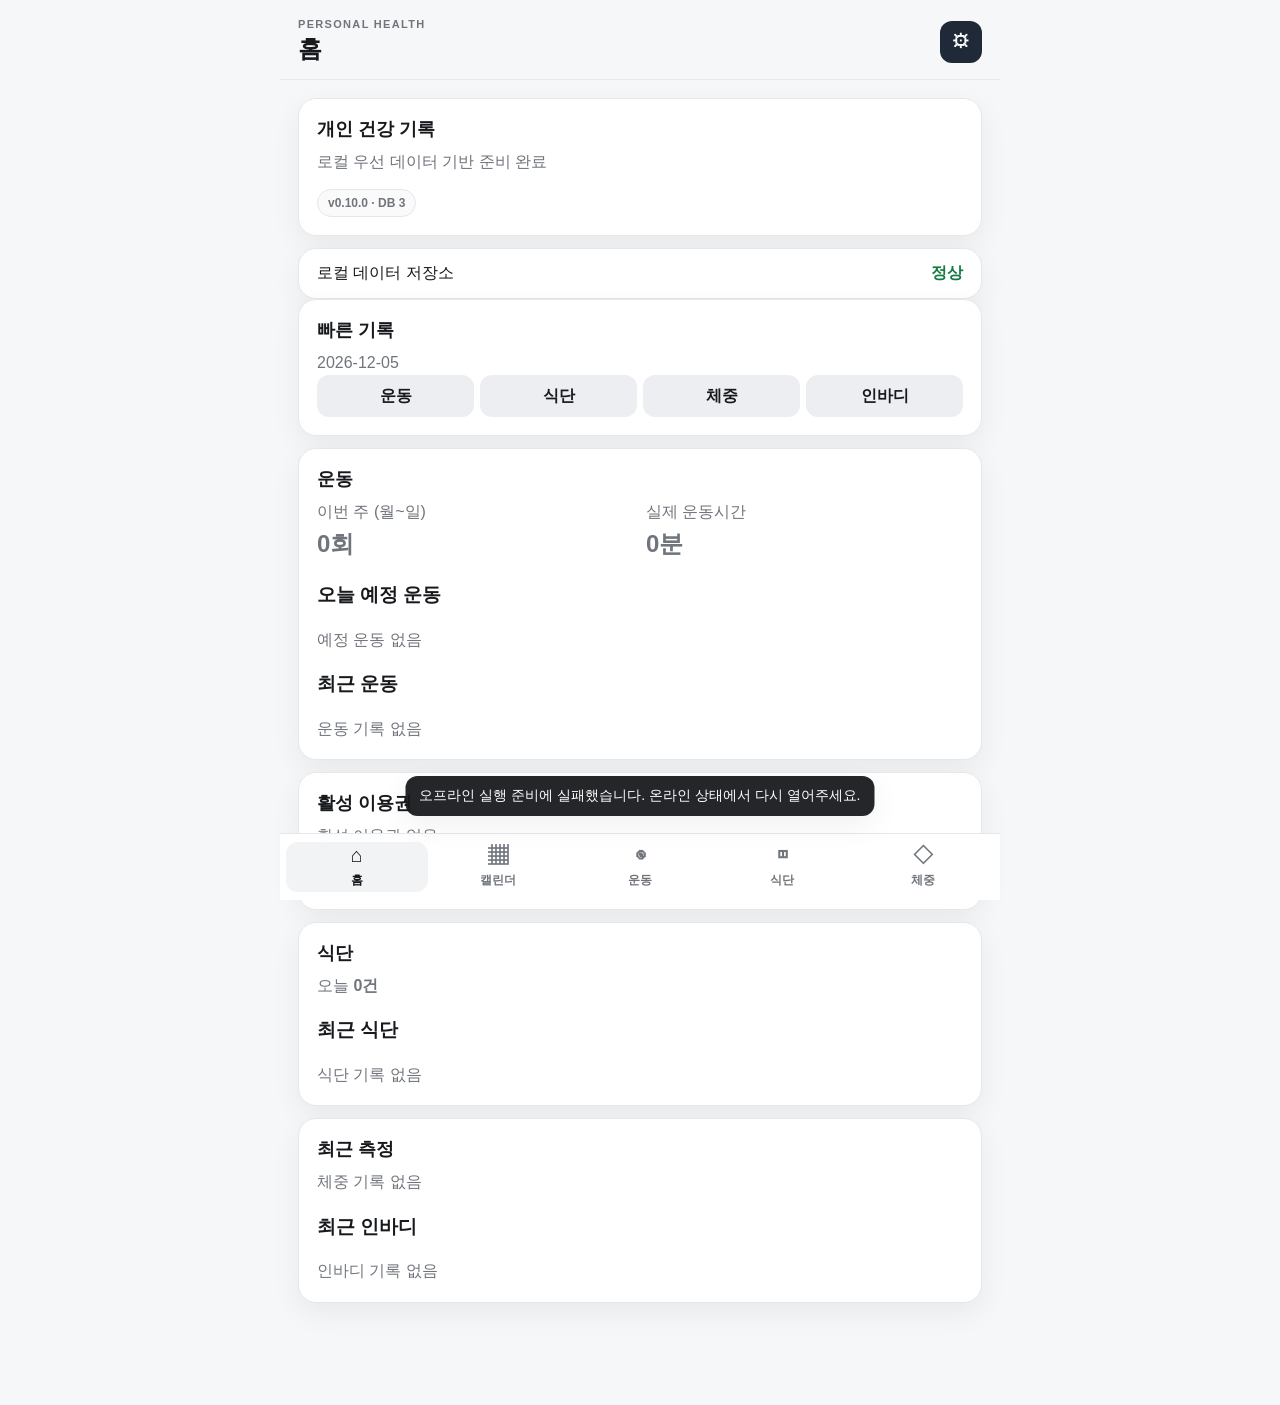
<file: index.html>
<!doctype html>
<html lang="ko">
<head>
  <meta charset="utf-8">
  <meta name="viewport" content="width=device-width, initial-scale=1, viewport-fit=cover">
  <meta name="theme-color" content="#ffffff">
  <meta name="description" content="개인용 건강 기록 PWA">
  <link rel="manifest" href="./manifest.json">
  <link rel="icon" href="./icons/icon-192.png" sizes="192x192">
  <link rel="apple-touch-icon" href="./icons/icon-192.png">
  <link rel="stylesheet" href="./css/variables.css">
  <link rel="stylesheet" href="./css/common.css">
  <link rel="stylesheet" href="./css/layout.css">
  <title>개인 건강 기록</title>
</head>
<body>
  <noscript>이 앱은 JavaScript가 필요합니다.</noscript>

  <div id="app" class="app-shell">
    <header class="app-header">
      <div>
        <p class="eyebrow">PERSONAL HEALTH</p>
        <h1 id="page-title">홈</h1>
      </div>
      <button id="settings-button" class="icon-button" type="button" aria-label="설정 열기">⚙</button>
    </header>

    <main id="page-root" class="page-root" aria-live="polite"></main>

    <nav id="bottom-nav" class="bottom-nav" aria-label="주요 메뉴"></nav>
  </div>

  <section id="update-banner" class="update-banner" hidden aria-live="polite">
    <div>
      <strong>새 버전이 있습니다.</strong>
      <p>작성 중인 내용이 없다면 업데이트할 수 있습니다.</p>
    </div>
    <div class="update-actions">
      <button id="update-later" class="button button-secondary" type="button">나중에</button>
      <button id="update-now" class="button" type="button">업데이트</button>
    </div>
  </section>

  <div id="toast" class="toast" hidden role="status" aria-live="polite"></div>

  <script src="./js/config.js"></script>
  <script type="module" src="./js/app.js"></script>
</body>
</html>
</file>
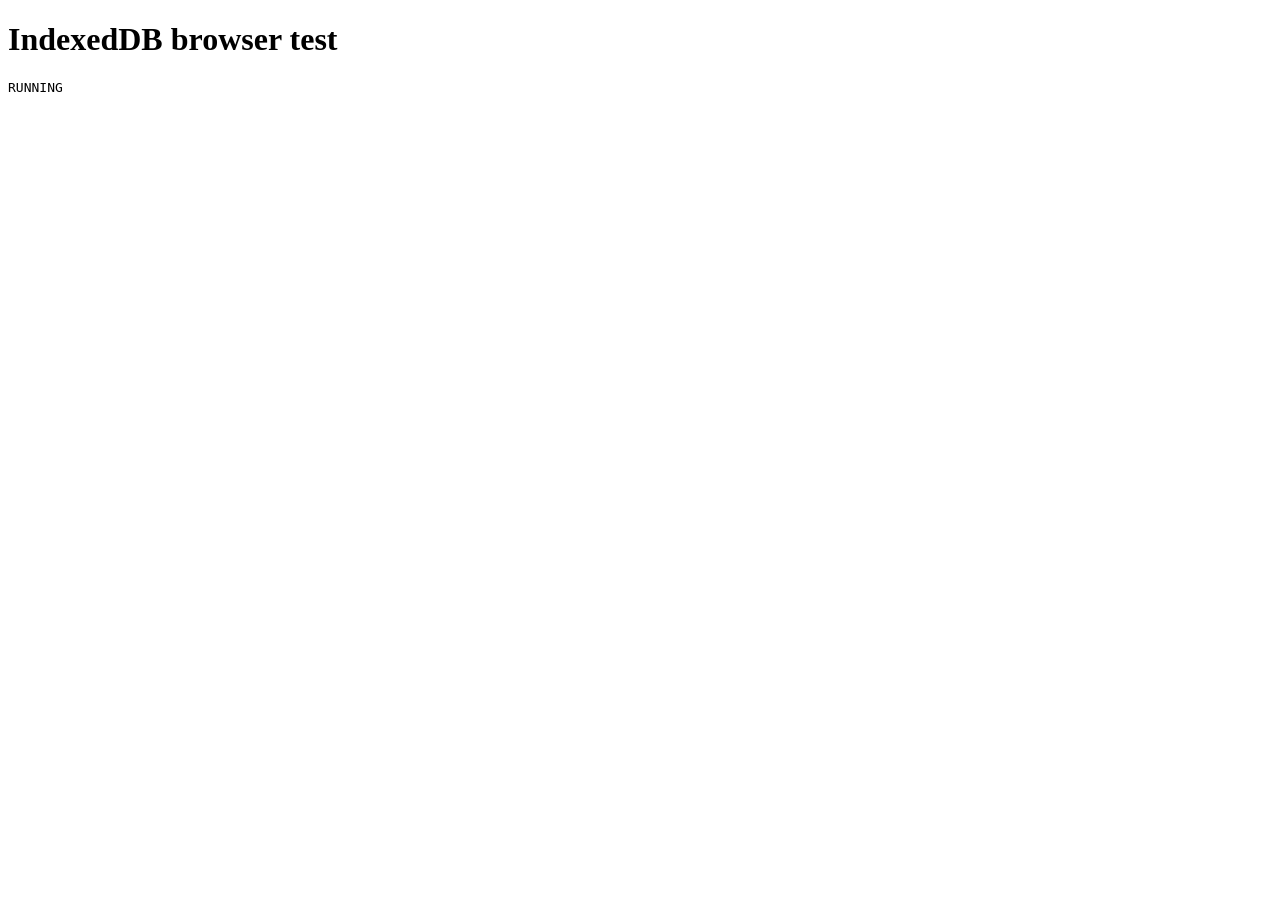
<file: tests/browser/db-test.html>
<!doctype html>
<html lang="ko">
<head>
  <meta charset="utf-8">
  <meta name="viewport" content="width=device-width, initial-scale=1">
  <title>v0.10.0 IndexedDB Test</title>
</head>
<body data-status="running">
  <h1>IndexedDB browser test</h1>
  <pre id="test-result">RUNNING</pre>
  <script src="../../js/config.js"></script>
  <script type="module" src="./db-test.js"></script>
</body>
</html>
</file>
<file: css/variables.css>
:root {
  --bg: #f6f7f8;
  --surface: #ffffff;
  --text: #17191c;
  --muted: #70757c;
  --line: #e5e7ea;
  --accent: #1f2937;
  --radius: 18px;
  --safe-bottom: env(safe-area-inset-bottom, 0px);
  --shadow: 0 10px 30px rgba(0, 0, 0, 0.06);
}
</file>
<file: css/common.css>
* { box-sizing: border-box; }
html, body { margin: 0; min-height: 100%; background: var(--bg); color: var(--text); }
body {
  font-family: -apple-system, BlinkMacSystemFont, "Segoe UI", Roboto, "Noto Sans KR", sans-serif;
  -webkit-font-smoothing: antialiased;
}
button, input, select, textarea { font: inherit; }
button { cursor: pointer; }
[hidden] { display: none !important; }

.eyebrow {
  margin: 0 0 3px;
  color: var(--muted);
  font-size: 11px;
  font-weight: 800;
  letter-spacing: 0.12em;
}

.card {
  background: var(--surface);
  border: 1px solid var(--line);
  border-radius: var(--radius);
  padding: 18px;
  box-shadow: var(--shadow);
}
.card + .card { margin-top: 12px; }
.card h2 { margin: 0 0 8px; font-size: 18px; }
.card p { margin: 0; color: var(--muted); line-height: 1.6; }

.version-chip {
  display: inline-flex;
  align-items: center;
  margin-top: 14px;
  padding: 6px 10px;
  border: 1px solid var(--line);
  border-radius: 999px;
  color: var(--muted);
  background: #fafafa;
  font-size: 12px;
  font-weight: 700;
}

.button,
.icon-button {
  border: 0;
  border-radius: 12px;
  background: var(--accent);
  color: #fff;
  min-height: 42px;
  padding: 0 14px;
  font-weight: 700;
}
.button-secondary {
  background: #eceef1;
  color: var(--text);
}
.icon-button {
  width: 42px;
  padding: 0;
  font-size: 18px;
}

.empty-state {
  min-height: 260px;
  display: grid;
  place-items: center;
  text-align: center;
}
.empty-state strong { display: block; margin-bottom: 7px; font-size: 18px; }
.empty-state span { color: var(--muted); line-height: 1.55; }

.toast {
  position: fixed;
  left: 50%;
  bottom: calc(84px + var(--safe-bottom));
  transform: translateX(-50%);
  z-index: 1000;
  max-width: calc(100vw - 32px);
  padding: 11px 14px;
  border-radius: 12px;
  color: #fff;
  background: rgba(23, 25, 28, 0.94);
  box-shadow: var(--shadow);
  font-size: 14px;
}

.compact-card { padding-top: 14px; padding-bottom: 14px; }
.status-line { display: flex; align-items: center; justify-content: space-between; gap: 16px; }
.status-normal { color: #147a42; }
.status-warning { color: #9a5a00; }
.warning-text { color: #9a5a00; font-size: 13px; }
.error-card { border-color: #efc9c9; background: #fffafa; }
.error-code { font-family: ui-monospace, SFMono-Regular, Consolas, monospace; font-size: 12px; }
.full-width-button { width: 100%; margin-top: 16px; }

.diagnostic-list { margin: 8px 0 0; }
.diagnostic-list > div {
  display: grid;
  grid-template-columns: minmax(120px, 1fr) minmax(0, 1.4fr);
  gap: 16px;
  padding: 11px 0;
  border-bottom: 1px solid var(--line);
}
.diagnostic-list dt { color: var(--muted); }
.diagnostic-list dd { margin: 0; text-align: right; font-weight: 700; overflow-wrap: anywhere; }

@media (max-width: 420px) {
  .diagnostic-list > div { grid-template-columns: 1fr; gap: 4px; }
  .diagnostic-list dd { text-align: left; }
}

/* v0.3.0 Exercise Core */
.section-heading { display: flex; align-items: flex-start; justify-content: space-between; gap: 12px; }
.section-heading h2, .section-heading h3 { margin: 0; }
.section-heading p, .section-description { margin: 4px 0 0; color: var(--muted); font-size: 13px; line-height: 1.5; }
.compact-button { min-height: 36px; padding: 0 11px; font-size: 13px; }
.button-danger { background: #b42318; }
.text-button { border: 0; background: transparent; color: var(--text); padding: 6px 4px; font-weight: 700; }
.danger-text { color: #b42318; }
.required-mark { color: #b42318; }
.inline-empty { margin: 10px 0 !important; color: var(--muted); font-size: 14px; }

.metric-row { display: grid; grid-template-columns: repeat(2, 1fr); gap: 10px; margin-top: 16px; }
.metric-row > div { padding: 14px; border-radius: 14px; background: #f6f7f8; text-align: center; }
.metric-row strong { font-size: 26px; }
.metric-row span { margin-left: 4px; color: var(--muted); font-size: 13px; }

.filter-strip { display: flex; gap: 8px; overflow-x: auto; padding: 12px 0; scrollbar-width: none; }
.filter-strip::-webkit-scrollbar { display: none; }
.filter-chip { flex: 0 0 auto; min-height: 36px; padding: 0 12px; border: 1px solid var(--line); border-radius: 999px; background: #fff; color: var(--muted); font-weight: 700; }
.filter-chip.active { background: var(--accent); color: #fff; border-color: var(--accent); }
.add-chip { color: var(--text); }

.record-list, .management-list { margin-top: 12px; }
.record-item { width: 100%; display: grid; grid-template-columns: auto 1fr auto; gap: 12px; align-items: center; padding: 13px 0; border: 0; border-bottom: 1px solid var(--line); background: transparent; text-align: left; color: var(--text); }
.record-item:last-child { border-bottom: 0; }
.record-icon { width: 38px; height: 38px; display: grid; place-items: center; border-radius: 12px; background: #f2f3f5; font-size: 20px; }
.record-main { min-width: 0; }
.record-main strong, .record-main small { display: block; }
.record-main small { margin-top: 3px; color: var(--muted); }
.record-memo { overflow: hidden; text-overflow: ellipsis; white-space: nowrap; }
.record-value { font-weight: 800; }

.management-item { display: flex; align-items: center; justify-content: space-between; gap: 12px; padding: 13px 0; border-bottom: 1px solid var(--line); }
.management-item:last-child { border-bottom: 0; }
.management-item strong, .management-item small { display: block; }
.management-item small { margin-top: 4px; color: var(--muted); }
.mini-actions { display: flex; flex-wrap: wrap; justify-content: flex-end; gap: 2px 8px; }

.form-stack { display: grid; gap: 12px; }
.form-field { display: grid; gap: 7px; margin-top: 14px; }
.form-field > label { font-size: 13px; font-weight: 800; }
.form-field input:not([type="checkbox"]), .form-field select, .form-field textarea {
  width: 100%; border: 1px solid var(--line); border-radius: 12px; background: #fff; color: var(--text); padding: 11px 12px; outline: none;
}
.form-field textarea { resize: vertical; }
.form-field input:focus, .form-field select:focus, .form-field textarea:focus { border-color: #9ca3af; box-shadow: 0 0 0 3px rgba(31, 41, 55, .08); }
.form-row { display: grid; gap: 10px; }
.two-col { grid-template-columns: repeat(2, minmax(0, 1fr)); }
.form-section { margin-top: 20px; padding-top: 16px; border-top: 1px solid var(--line); }
.form-section h3 { margin: 0 0 10px; font-size: 15px; }
.form-actions { display: grid; grid-template-columns: 1fr 1fr; gap: 10px; }
.backup-actions { margin-top: 16px; }
button:disabled { cursor: default; opacity: .55; }
.field-with-unit { display: grid; grid-template-columns: 1fr auto; gap: 8px; align-items: center; }
.field-unit { color: var(--muted); font-size: 13px; }
.toggle-row { display: flex !important; align-items: center; gap: 8px; min-height: 38px; }

.check-grid { display: grid; grid-template-columns: repeat(2, minmax(0, 1fr)); gap: 8px; }
.check-card { display: flex; align-items: center; gap: 9px; padding: 10px; border: 1px solid var(--line); border-radius: 12px; }
.check-card span, .check-card strong, .check-card small { display: block; }
.check-card small { color: var(--muted); }
.custom-field-row { margin-top: 10px; padding: 13px; border: 1px solid var(--line); border-radius: 14px; background: #fafafa; }
.custom-field-header { display: flex; align-items: center; justify-content: space-between; }

.detail-title { display: flex; gap: 12px; align-items: center; }
.detail-icon { width: 50px; height: 50px; display: grid; place-items: center; border-radius: 16px; background: #f2f3f5; font-size: 26px; }
.detail-title h2, .detail-title p { margin: 0; }
.detail-title p { margin-top: 4px; color: var(--muted); }
.detail-list { margin: 18px 0 0; }
.detail-list > div { display: grid; grid-template-columns: 1fr 1fr; gap: 10px; padding: 10px 0; border-bottom: 1px solid var(--line); }
.detail-list dt { color: var(--muted); }
.detail-list dd { margin: 0; text-align: right; font-weight: 800; }
.memo-box { margin-top: 16px; padding: 13px; border-radius: 12px; background: #f6f7f8; }
.memo-box p { margin-top: 6px; white-space: pre-wrap; color: var(--text); }

@media (max-width: 480px) {
  .two-col, .check-grid { grid-template-columns: 1fr; }
  .management-item { align-items: flex-start; flex-direction: column; }
  .mini-actions { justify-content: flex-start; }
}

/* Monthly calendar: today and selection remain visually distinct. */
.calendar-toolbar { display:flex; align-items:center; justify-content:space-between; gap:12px; }
.calendar-grid { display:grid; grid-template-columns:repeat(7,minmax(0,1fr)); gap:3px; margin-top:12px; }
.calendar-weekday { text-align:center; font-size:12px; padding:8px 0; color:#64748b; }
.calendar-day { min-width:0; min-height:48px; padding:5px 0; border:1px solid transparent; border-radius:10px; color:#263140; background:transparent; font:inherit; cursor:pointer; }
.calendar-day.today { text-decoration:underline; text-underline-offset:4px; font-weight:800; border-color:#64748b; }
.calendar-day.selected { background:#202c3b; color:white; }
.calendar-day:focus-visible { outline:3px solid #4686c6; outline-offset:1px; }
.calendar-dot { display:block; height:10px; line-height:10px; font-size:13px; }

.health-graph { display: block; width: 100%; max-height: 380px; color: var(--muted); }
.health-graph text { font-size: 11px; fill: currentColor; }
.health-record { padding: 14px 0; border-bottom: 1px solid var(--line); overflow-wrap: anywhere; }
.health-record:last-child { border-bottom: 0; }
.health-values { padding-left: 22px; font-size: 13px; }
.health-memo { white-space: pre-wrap; overflow-wrap: anywhere; }
#home-health { overflow-wrap: anywhere; }

.diet-card { margin-top: 14px; }
.diet-thumbnails, .diet-previews { display:flex; flex-wrap:wrap; gap:10px; }
.diet-thumbnails img, .diet-previews img { width:100px; height:100px; object-fit:cover; border-radius:10px; background:var(--bg); }
.diet-previews figure { margin:0; display:flex; flex-direction:column; gap:6px; max-width:140px; }
.diet-full-photos img { display:block; width:100%; height:auto; border-radius:12px; margin-bottom:12px; }
.diet-text { white-space:pre-wrap; overflow-wrap:anywhere; }
#diet-form input[type=file] { max-width:100%; }

.quick-records { display:grid; grid-template-columns:repeat(4,minmax(0,1fr)); gap:6px; }
.quick-records .button { padding:10px 4px; min-width:0; }
.dashboard-stats { display:grid; grid-template-columns:1fr 1fr; gap:12px; }
.dashboard-stats strong { font-size:24px; }
#dashboard { overflow-wrap:anywhere; }
.calendar-dot { display:flex; justify-content:center; gap:1px; height:14px; line-height:14px; margin-top:5px; }
.calendar-indicator { font-size:9px; font-weight:600; }

#operation-logs pre { white-space: pre-wrap; overflow-wrap: anywhere; }
#data-diagnostic-result { overflow-wrap: anywhere; }
</file>
<file: css/layout.css>
.app-shell {
  width: min(100%, 720px);
  min-height: 100dvh;
  margin: 0 auto;
  background: var(--bg);
  padding-bottom: calc(84px + var(--safe-bottom));
}

.app-header {
  position: sticky;
  top: 0;
  z-index: 20;
  display: flex;
  align-items: center;
  justify-content: space-between;
  gap: 12px;
  padding: calc(18px + env(safe-area-inset-top, 0px)) 18px 14px;
  background: rgba(246, 247, 248, 0.94);
  backdrop-filter: blur(16px);
  border-bottom: 1px solid rgba(229, 231, 234, 0.8);
}
.app-header h1 { margin: 0; font-size: 24px; }

.page-root { padding: 18px; }

.bottom-nav {
  position: fixed;
  left: 50%;
  bottom: 0;
  z-index: 50;
  transform: translateX(-50%);
  width: min(100%, 720px);
  display: grid;
  grid-template-columns: repeat(5, 1fr);
  padding: 8px 6px calc(8px + var(--safe-bottom));
  background: rgba(255, 255, 255, 0.96);
  backdrop-filter: blur(18px);
  border-top: 1px solid var(--line);
}
.nav-item {
  min-height: 50px;
  display: grid;
  place-items: center;
  gap: 2px;
  color: var(--muted);
  text-decoration: none;
  border-radius: 12px;
  font-size: 12px;
  font-weight: 700;
}
.nav-item .nav-icon { font-size: 20px; line-height: 1; }
.nav-item.active { color: var(--text); background: #f2f3f5; }

.update-banner {
  position: fixed;
  left: 50%;
  bottom: calc(84px + var(--safe-bottom));
  transform: translateX(-50%);
  z-index: 100;
  width: min(calc(100% - 24px), 680px);
  padding: 14px;
  border-radius: 16px;
  background: #fff;
  border: 1px solid var(--line);
  box-shadow: 0 16px 45px rgba(0, 0, 0, 0.16);
}
.update-banner strong { display: block; }
.update-banner p { margin: 4px 0 12px; color: var(--muted); font-size: 13px; }
.update-actions { display: flex; justify-content: flex-end; gap: 8px; }
</file>
